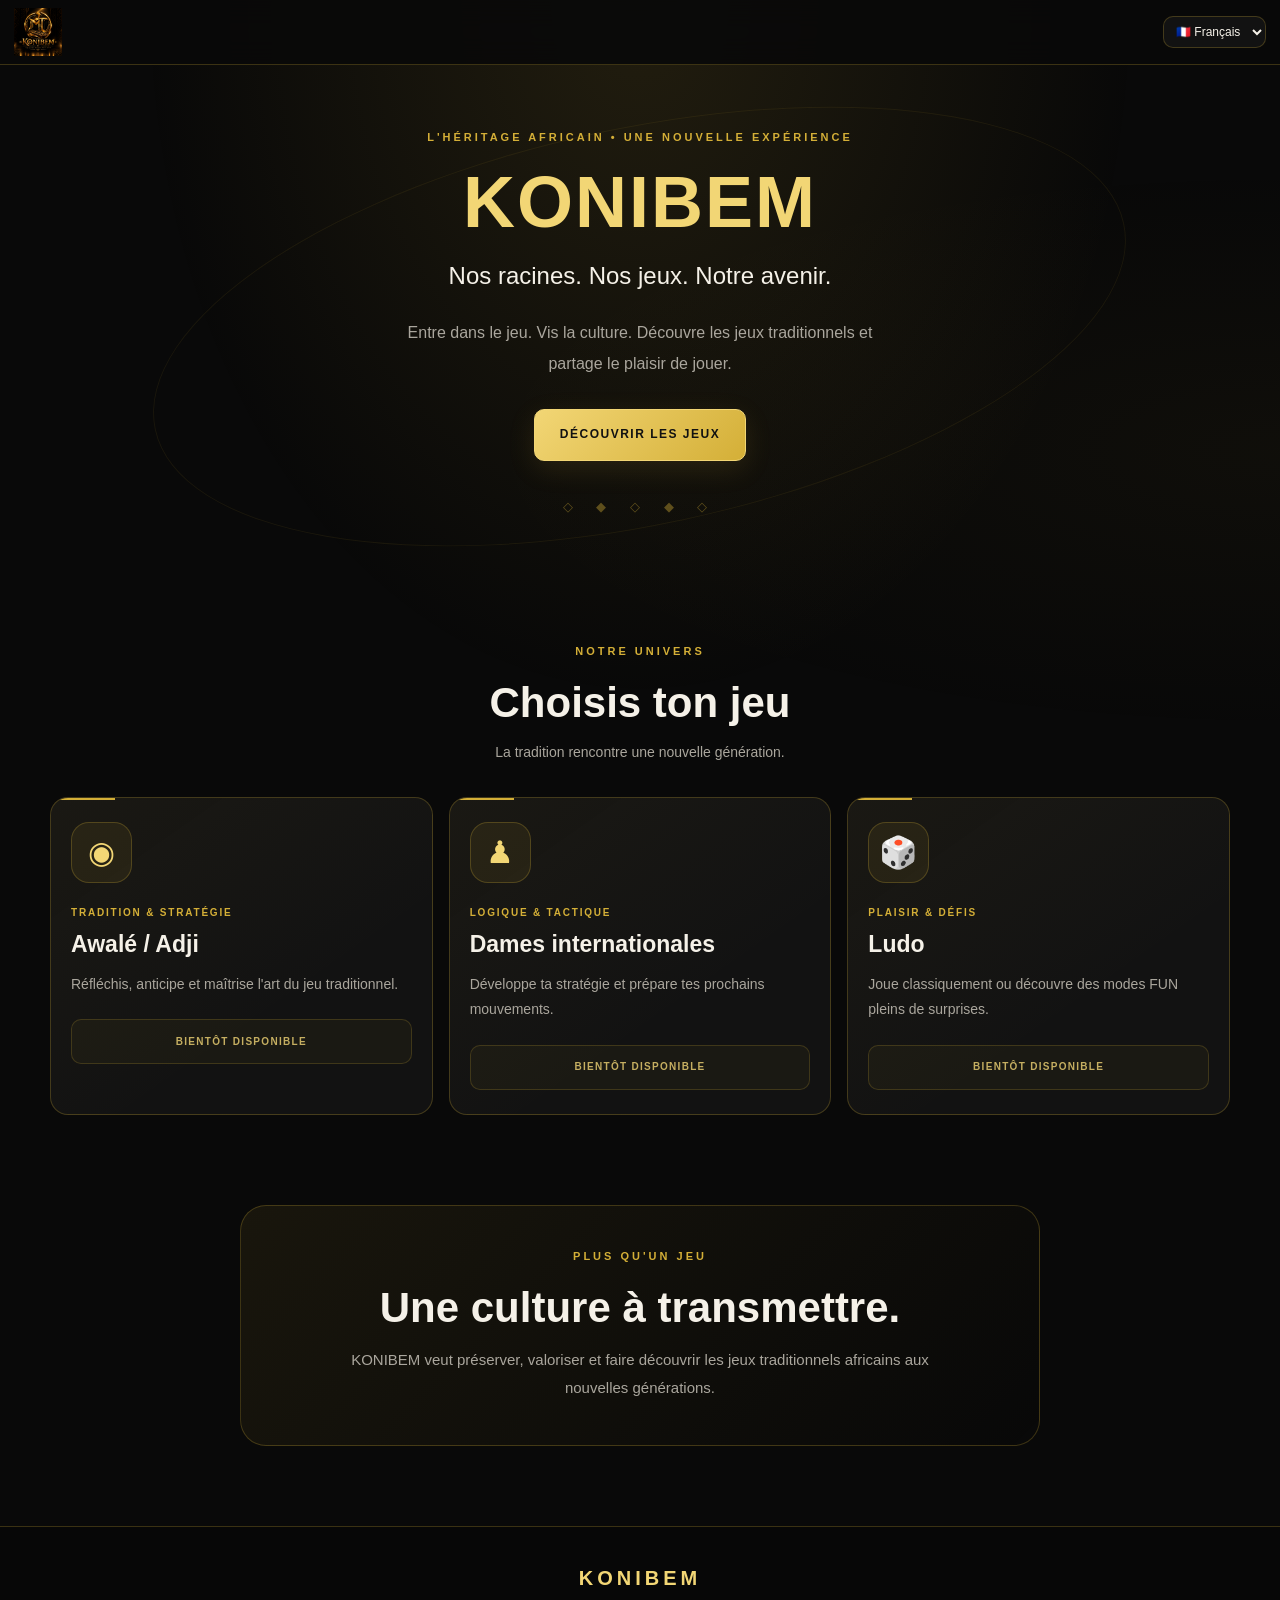
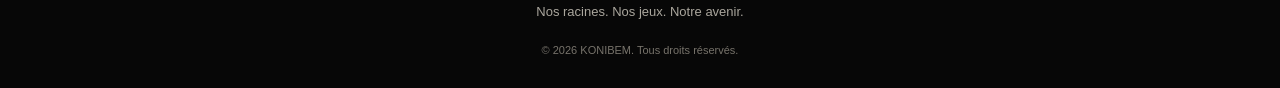
<file: index.html>
<!DOCTYPE html>
<html lang="fr">
<head>
    <meta charset="UTF-8">
    <meta name="viewport" content="width=device-width, initial-scale=1.0">

    <meta name="theme-color" content="#0b0b0b">

    <meta name="description"
          content="KONIBEM : découvrez les jeux traditionnels africains. Jouez à l'Awalé, aux Dames et au Ludo.">

    <title>KONIBEM — Nos racines. Nos jeux. Notre avenir.</title>

    <link rel="stylesheet" href="css/style.css">
</head>

<body>

    <header class="site-header">

        <a href="index.html" class="brand" aria-label="Accueil KONIBEM">
    <img
        src="images/MT.KONIBEM.PNG"
        alt="Logo MT KONIBEM"
        class="brand-logo"
    >
</a>

        <label class="language-selector">
            <span class="sr-only">Choisir la langue</span>
            <select id="language-selector" aria-label="Choisir la langue">
                <option value="fr">🇫🇷 Français</option>
                <option value="tem">Tem</option>
                <option value="ewe">Éwé</option>
                <option value="de">🇩🇪 Deutsch</option>
                <option value="en">🇬🇧 English</option>
            </select>
        </label>

    </header>

    <main>

        <section class="hero">

            <p class="eyebrow">L'HÉRITAGE AFRICAIN • UNE NOUVELLE EXPÉRIENCE</p>

            <h1>
                KONIBEM
                <span>Nos racines. Nos jeux. Notre avenir.</span>
            </h1>

            <p class="hero-description">
                Entre dans le jeu. Vis la culture.
                Découvre les jeux traditionnels et partage
                le plaisir de jouer.
            </p>

            <a href="#jeux" class="primary-button">
                DÉCOUVRIR LES JEUX
            </a>

        </section>

        <section class="games-section" id="jeux">

            <div class="section-heading">
                <p class="eyebrow">NOTRE UNIVERS</p>
                <h2>Choisis ton jeu</h2>
                <p>La tradition rencontre une nouvelle génération.</p>
            </div>

            <div class="games-grid">

                <article class="game-card">
                    <div class="game-icon" aria-hidden="true">◉</div>
                    <p class="game-category">TRADITION & STRATÉGIE</p>
                    <h3>Awalé / Adji</h3>
                    <p>
                        Réfléchis, anticipe et maîtrise l'art
                        du jeu traditionnel.
                    </p>
                    <button class="game-button" disabled>
                        BIENTÔT DISPONIBLE
                    </button>
                </article>

                <article class="game-card">
                    <div class="game-icon" aria-hidden="true">♟</div>
                    <p class="game-category">LOGIQUE & TACTIQUE</p>
                    <h3>Dames internationales</h3>
                    <p>
                        Développe ta stratégie et prépare
                        tes prochains mouvements.
                    </p>
                    <button class="game-button" disabled>
                        BIENTÔT DISPONIBLE
                    </button>
                </article>

                <article class="game-card">
                    <div class="game-icon" aria-hidden="true">🎲</div>
                    <p class="game-category">PLAISIR & DÉFIS</p>
                    <h3>Ludo</h3>
                    <p>
                        Joue classiquement ou découvre
                        des modes FUN pleins de surprises.
                    </p>
                    <button class="game-button" disabled>
                        BIENTÔT DISPONIBLE
                    </button>
                </article>

            </div>

        </section>

        <section class="culture-section" id="culture">

            <p class="eyebrow">PLUS QU'UN JEU</p>

            <h2>Une culture à transmettre.</h2>

            <p>
                KONIBEM veut préserver, valoriser et faire découvrir
                les jeux traditionnels africains aux nouvelles générations.
            </p>

        </section>

    </main>

    <footer class="site-footer">

        <a href="index.html" class="footer-brand">KONIBEM</a>

        <p>Nos racines. Nos jeux. Notre avenir.</p>

        <p class="copyright">
            &copy; <span id="current-year">2026</span> KONIBEM.
            Tous droits réservés.
        </p>

    </footer>

    <script src="js/app.js" defer></script>

</body>
</html>
</file>
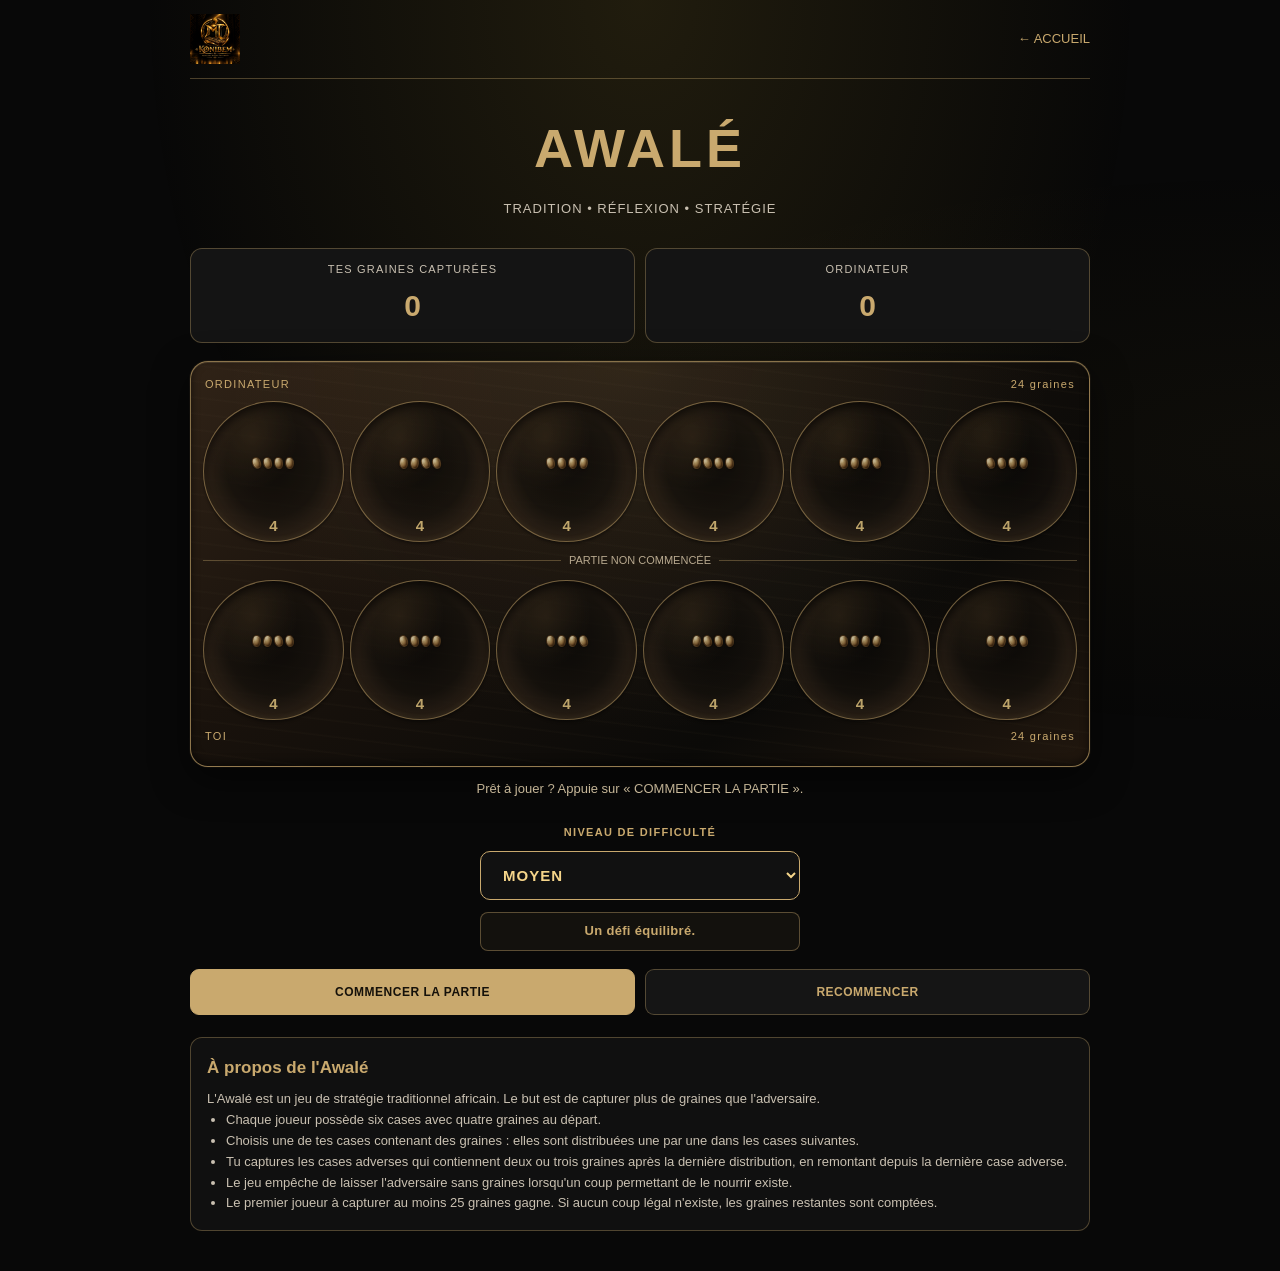
<file: awale-backup.html>
<!DOCTYPE html>
<html lang="fr">
<head>
  <meta charset="UTF-8">
  <meta name="viewport" content="width=device-width, initial-scale=1">
  <meta name="theme-color" content="#080808">
  <meta name="description" content="Joue à l'Awalé sur KONIBEM, la plateforme des jeux traditionnels africains.">
  <title>KONIBEM — AWALÉ</title>
  <link rel="stylesheet" href="css/style.css">
  <style>
    :root{--gold:#c9a96e;--dark:#080808;--panel:#141414;--line:rgba(201,169,110,.35)}
    *{box-sizing:border-box}
    body{margin:0;background:var(--dark);color:#f4efe5;font-family:Arial,sans-serif}
    .awale-page{width:min(100% - 24px,900px);margin:0 auto;padding-bottom:40px}
    .awale-header{display:flex;align-items:center;justify-content:space-between;gap:12px;padding:14px 0;border-bottom:1px solid var(--line)}
    .awale-header img{display:block;width:112px;max-width:35vw;max-height:50px;object-fit:contain;object-position:left center}
    .home-link{color:var(--gold);text-decoration:none;font-size:13px}
    .game-intro{text-align:center;padding:26px 0 16px}
    .game-intro h1{margin:0;color:var(--gold);font-size:clamp(32px,8vw,54px);letter-spacing:4px}
    .game-intro p{color:#c9c0b1;margin:8px 0 0;font-size:13px;letter-spacing:1px}
    .scoreboard{display:grid;grid-template-columns:1fr 1fr;gap:10px;margin:12px 0 18px}
    .score{border:1px solid var(--line);background:var(--panel);border-radius:12px;padding:12px;text-align:center}
    .score span{display:block;color:#c9c0b1;font-size:11px;letter-spacing:1.2px}
    .score strong{display:block;color:var(--gold);font-size:30px;margin-top:3px}
    .board-wrap{position:relative;overflow:hidden;border:1px solid rgba(201,169,110,.65);border-radius:18px;padding:12px;background:repeating-linear-gradient(7deg,transparent 0,transparent 13px,rgba(201,169,110,.025) 14px,transparent 16px),radial-gradient(ellipse at 50% 0%,rgba(201,169,110,.12),transparent 65%),linear-gradient(145deg,#302317 0%,#19120c 35%,#0b0a08 72%,#21170e 100%);box-shadow:inset 0 1px 0 rgba(255,226,170,.12),inset 0 -3px 8px rgba(0,0,0,.55),0 12px 36px rgba(0,0,0,.55),0 0 0 1px rgba(201,169,110,.08)}
    .row-label{display:flex;justify-content:space-between;color:var(--gold);font-size:11px;letter-spacing:1.3px;margin:2px 2px 8px}
    .pits{display:grid;grid-template-columns:repeat(6,minmax(0,1fr));gap:6px}
    .pit{appearance:none;border:1px solid rgba(201,169,110,.65);border-radius:50%;aspect-ratio:1;min-width:0;padding:0;background:radial-gradient(ellipse at 35% 25%,rgba(95,72,42,.35) 0%,transparent 35%),radial-gradient(ellipse at 50% 45%,#080706 0%,#15110c 48%,#302419 72%,#6d5030 88%,#17120c 100%);color:#f8e6bd;display:flex;flex-direction:column;align-items:center;justify-content:center;gap:2px;font:inherit;box-shadow:inset 0 5px 10px rgba(0,0,0,.85),inset 0 -2px 4px rgba(201,169,110,.12),0 2px 3px rgba(0,0,0,.55);transition:border-color 180ms ease,box-shadow 180ms ease}
    button.pit{cursor:pointer}
    button.pit:disabled{cursor:default;opacity:.75}
    button.pit.legal{border-color:var(--gold);box-shadow:0 0 0 2px rgba(201,169,110,.14),0 0 14px rgba(201,169,110,.13)}
    button.pit.last-move{border-color:#ffe0a0;box-shadow:0 0 0 3px rgba(255,224,160,.3),0 0 18px rgba(255,215,130,.55),inset 0 0 12px rgba(255,215,130,.18)}
    .pit-count{display:flex;flex-wrap:wrap;align-content:center;justify-content:center;align-items:center;gap:2px;width:88%;height:76%;overflow:hidden;padding:3px}
    .seed{display:block;flex:0 0 clamp(5px,1.5vw,9px);width:clamp(5px,1.5vw,9px);height:clamp(7px,1.9vw,12px);border-radius:48% 52% 43% 57%;background:radial-gradient(ellipse at 28% 22%,rgba(255,248,220,.95) 0%,rgba(246,228,180,.95) 10%,transparent 30%),radial-gradient(ellipse at 32% 27%,#e8c987 0%,#c9a96e 30%,#9b6d38 62%,#62401f 83%,#382413 100%);border:1px solid rgba(64,40,17,.8);box-shadow:inset 1px 1px 1px rgba(255,244,210,.45),inset -1px -1px 2px rgba(35,20,5,.65),0 1px 2px rgba(0,0,0,.65);transform:rotate(var(--seed-rotation,0deg))}
    .pit-index{display:none}
    .middle-lane{display:flex;align-items:center;justify-content:center;gap:8px;padding:10px 0;color:#b8a98f;font-size:11px}
    .middle-lane:before,.middle-lane:after{content:"";height:1px;background:var(--line);flex:1}
    .status{text-align:center;min-height:44px;padding:13px 10px;color:#e9d7b3;font-size:13px;line-height:1.45;border-radius:10px}
    .status.status-win{color:#ffe0a0;font-weight:700;border:1px solid rgba(255,215,130,.65);background:rgba(201,169,110,.12);box-shadow:0 0 12px rgba(255,215,130,.22),inset 0 0 10px rgba(255,215,130,.08);animation:konibem-victory .6s ease-out}
    .status.status-loss{color:#e9b7a8;font-weight:600;border:1px solid rgba(180,100,80,.45);background:rgba(120,45,35,.12)}
    .status.status-draw{color:#e9d7b3;font-weight:600;border:1px solid rgba(201,169,110,.4);background:rgba(201,169,110,.07)}
    @keyframes konibem-victory{0%{opacity:.6;transform:scale(.98)}100%{opacity:1;transform:scale(1)}}
    #player-pits.active-turn,#computer-pits.active-turn{border-radius:12px;outline:1px solid rgba(201,169,110,.65);outline-offset:3px;box-shadow:0 0 18px rgba(201,169,110,.15);transition:box-shadow .3s ease}
    .controls{display:grid;grid-template-columns:1fr 1fr;gap:10px;margin-top:12px}
    .difficulty-label{grid-column:1/-1;text-align:center;color:var(--gold);font-size:11px;font-weight:700;letter-spacing:1.3px}
    .control-btn{min-height:46px;border-radius:9px;padding:11px 8px;font-weight:700;font-size:12px;letter-spacing:.5px;cursor:pointer}
    .primary{border:1px solid var(--gold);background:var(--gold);color:#15110a}
    .secondary{border:1px solid var(--line);background:#151515;color:var(--gold)}
    #difficulty-select{grid-column:1/-1;display:block;width:100%;max-width:320px;justify-self:center;margin:0 auto 2px;padding:14px 18px;color:#f5d58a;background:#111;border:1px solid var(--gold);border-radius:10px;font-size:15px;font-weight:700;letter-spacing:1px;cursor:pointer}
    #difficulty-select:focus{outline:2px solid rgba(201,169,110,.4);outline-offset:2px}
    #difficulty-select option{color:#f5d58a;background:#111}
    .difficulty-description{grid-column:1/-1;margin:0 auto 8px;padding:8px 12px;width:100%;max-width:320px;color:var(--gold);background:rgba(201,169,110,.06);border:1px solid rgba(201,169,110,.25);border-radius:8px;font-size:13px;font-weight:600;text-align:center;letter-spacing:.3px;transition:color .25s,border-color .25s,background .25s}
    .difficulty-description.easy{color:#7bd88f;border-color:rgba(123,216,143,.4);background:rgba(123,216,143,.06)}
    .difficulty-description.medium{color:#c9a96e;border-color:rgba(201,169,110,.4);background:rgba(201,169,110,.06)}
    .difficulty-description.hard{color:#ef8b83;border-color:rgba(239,139,131,.4);background:rgba(239,139,131,.06)}
    .rules{margin-top:22px;padding:16px;border:1px solid var(--line);border-radius:12px;background:#101010}
    .rules h2{margin:0 0 8px;font-size:17px;color:var(--gold)}
    .rules p,.rules li{color:#c9c0b1;font-size:13px;line-height:1.6}
    .rules ul{padding-left:19px;margin-bottom:0}
    .moving-seed{position:fixed;z-index:9999;width:12px;height:16px;border-radius:55% 45% 48% 52%;background:radial-gradient(ellipse at 30% 25%,#f6e4b4 0%,#c9a96e 35%,#8a6030 72%,#49301a 100%);border:1px solid rgba(50,30,10,.7);box-shadow:inset -1px -1px 2px rgba(35,20,5,.55),0 2px 4px rgba(0,0,0,.5);pointer-events:none;transform:translate(-50%,-50%);transition:left 260ms ease-in-out,top 260ms ease-in-out;will-change:left,top}
    @keyframes seed-landing{0%{transform:translate(-50%,-50%) scale(1.15,.85) rotate(-8deg)}35%{transform:translate(-50%,-50%) scale(.88,1.12) rotate(5deg)}65%{transform:translate(-50%,-50%) scale(1.05,.95) rotate(-3deg)}100%{transform:translate(-50%,-50%) scale(1) rotate(0)}}
    .moving-seed.landing{animation:seed-landing 180ms ease-out forwards}
    @media(max-width:380px){.awale-page{width:calc(100% - 16px)}.board-wrap{padding:8px}.pits{gap:4px}.controls{grid-template-columns:1fr}.difficulty-label,#difficulty-select,.difficulty-description{grid-column:1}.game-intro{padding-top:20px}}
    @media(prefers-reduced-motion:reduce){*,*:before,*:after{animation-duration:.01ms!important;transition-duration:.01ms!important;scroll-behavior:auto!important}}
  </style>
</head>
<body>
  <div class="awale-page">
    <header class="awale-header">
      <a href="index.html" aria-label="Accueil KONIBEM"><img src="images/MT.KONIBEM.PNG" alt="Logo KONIBEM"></a>
      <a class="home-link" href="index.html">← ACCUEIL</a>
    </header>
    <main>
      <section class="game-intro"><h1>AWALÉ</h1><p>TRADITION • RÉFLEXION • STRATÉGIE</p></section>
      <section class="scoreboard" aria-label="Score">
        <div class="score"><span>TES GRAINES CAPTURÉES</span><strong id="player-score">0</strong></div>
        <div class="score"><span>ORDINATEUR</span><strong id="computer-score">0</strong></div>
      </section>
      <section class="board-wrap" aria-label="Plateau d'Awalé">
        <div class="row-label"><span>ORDINATEUR</span><span id="computer-side-total">24 graines</span></div>
        <div class="pits" id="computer-pits" aria-label="Cases de l'ordinateur"></div>
        <div class="middle-lane"><span id="turn-label">PARTIE NON COMMENCÉE</span></div>
        <div class="pits" id="player-pits" aria-label="Tes cases"></div>
        <div class="row-label" style="margin-top:8px"><span>TOI</span><span id="player-side-total">24 graines</span></div>
      </section>
      <div class="status" id="game-status" role="status" aria-live="polite">Prêt à jouer ? Appuie sur « COMMENCER LA PARTIE ».</div>
      <div class="controls">
        <label for="difficulty-select" class="difficulty-label">NIVEAU DE DIFFICULTÉ</label>
        <select id="difficulty-select" class="control-btn secondary">
          <option value="easy">FACILE</option><option value="medium" selected>MOYEN</option><option value="hard">DIFFICILE</option>
        </select>
        <p id="difficulty-description" class="difficulty-description medium">Un défi équilibré.</p>
        <button class="control-btn primary" id="start-btn" type="button">COMMENCER LA PARTIE</button>
        <button class="control-btn secondary" id="restart-btn" type="button">RECOMMENCER</button>
      </div>
      <section class="rules">
        <h2>À propos de l'Awalé</h2>
        <p>L'Awalé est un jeu de stratégie traditionnel africain. Le but est de capturer plus de graines que l'adversaire.</p>
        <ul>
          <li>Chaque joueur possède six cases avec quatre graines au départ.</li>
          <li>Choisis une de tes cases contenant des graines : elles sont distribuées une par une dans les cases suivantes.</li>
          <li>Tu captures les cases adverses qui contiennent deux ou trois graines après la dernière distribution, en remontant depuis la dernière case adverse.</li>
          <li>Le jeu empêche de laisser l'adversaire sans graines lorsqu'un coup permettant de le nourrir existe.</li>
          <li>Le premier joueur à capturer au moins 25 graines gagne. Si aucun coup légal n'existe, les graines restantes sont comptées.</li>
        </ul>
      </section>
    </main>
  </div>
<script>
"use strict";
(() => {
  const START_SEEDS = 4;
  const WIN_SCORE = 25;
  const HUMAN = 0;
  const AI = 1;
  const $ = id => document.getElementById(id);
  const playerPitsEl = $("player-pits");
  const computerPitsEl = $("computer-pits");
  const statusEl = $("game-status");
  const turnLabelEl = $("turn-label");
  const difficultySelect = $("difficulty-select");
  const difficultyDescription = $("difficulty-description");

  let pits = Array(12).fill(START_SEEDS);
  let scores = [0, 0];
  let currentPlayer = HUMAN;
  let lastMove = null;
  let started = false;
  let gameOver = false;
  let aiTimer = null;
  let moveInProgress = false;

  const humanIndexFromVisual = visualIndex => 11 - visualIndex;
  const aiIndexFromVisual = visualIndex => visualIndex;
  const sideIndices = player => player === HUMAN ? [6,7,8,9,10,11] : [0,1,2,3,4,5];
  const opponentIndices = player => sideIndices(1 - player);
  const sideTotal = (player, board = pits) => sideIndices(player).reduce((sum, index) => sum + board[index], 0);
  const cloneState = state => ({pits:state.pits.slice(),scores:state.scores.slice(),currentPlayer:state.currentPlayer});

  function updateDifficultyDescription() {
    const descriptions = {
      easy: "Idéal pour les débutants.",
      medium: "Un défi équilibré.",
      hard: "Pour les joueurs expérimentés."
    };
    const level = difficultySelect.value;
    difficultyDescription.textContent = descriptions[level] || descriptions.medium;
    difficultyDescription.classList.remove("easy","medium","hard");
    difficultyDescription.classList.add(descriptions[level] ? level : "medium");
  }
  difficultySelect.addEventListener("change", updateDifficultyDescription);
  updateDifficultyDescription();

  // Distribue les graines dans le sens anti-horaire, sans resemer la case de départ.
  function sow(board, startIndex) {
    let seeds = board[startIndex];
    board[startIndex] = 0;
    let index = startIndex;
    while (seeds > 0) {
      index = (index + 11) % 12;
      if (index === startIndex) continue;
      board[index]++;
      seeds--;
    }
    return index;
  }

  function legalMoves(state, player) {
    const own = sideIndices(player);
    const moves = own.filter(index => state.pits[index] > 0);
    if (!moves.length) return [];
    const enemy = opponentIndices(player);
    const enemyEmpty = enemy.every(index => state.pits[index] === 0);
    if (!enemyEmpty) return moves;
    const feedingMoves = moves.filter(index => {
      const board = state.pits.slice();
      sow(board, index);
      return enemy.some(enemyIndex => board[enemyIndex] > 0);
    });
    return feedingMoves.length ? feedingMoves : moves;
  }
    // Exécute un coup et applique les règles de capture.
  function applyMove(state, startIndex, player) {
    const next = cloneState(state);
    const board = next.pits;
    const enemy = opponentIndices(player);

    const lastIndex = sow(board, startIndex);
    let captured = 0;
    let index = lastIndex;

    // Capture les cases adverses contenant 2 ou 3 graines.
    if (enemy.includes(index)) {
      while (enemy.includes(index) && (board[index] === 2 || board[index] === 3)) {
        captured += board[index];
        board[index] = 0;
        index = (index + 1) % 12;
      }
    }

    // Interdit d'affamer l'adversaire si la capture supprime toutes ses graines.
    if (captured > 0 && enemy.every(i => board[i] === 0)) {
      for (let i = 0; i < 12; i++) {
        if (enemy.includes(i)) {
          // Les graines capturées seront restaurées dans leur case d'origine.
          // On reconstruit le coup sans capture.
        }
      }
      const uncapturedBoard = state.pits.slice();
      sow(uncapturedBoard, startIndex);
      next.pits = uncapturedBoard;
      captured = 0;
    }

    next.scores[player] += captured;
    next.currentPlayer = 1 - player;

    return {
      state: next,
      lastIndex,
      startIndex,
      captured
    };
  }

  function stateIsOver(state) {
    if (state.scores[HUMAN] >= WIN_SCORE ||
        state.scores[AI] >= WIN_SCORE) {
      return true;
    }

    const humanHasSeeds = sideTotal(HUMAN, state.pits) > 0;
    const aiHasSeeds = sideTotal(AI, state.pits) > 0;

    if (!humanHasSeeds || !aiHasSeeds) {
      return legalMoves(state, state.currentPlayer).length === 0;
    }

    return legalMoves(state, state.currentPlayer).length === 0;
  }

  function finalizeState(state) {
    const finalState = cloneState(state);
    finalState.scores[HUMAN] += sideTotal(HUMAN, finalState.pits);
    finalState.scores[AI] += sideTotal(AI, finalState.pits);
    finalState.pits = Array(12).fill(0);
    return finalState;
  }

  function evaluate(state, player) {
    const opponent = 1 - player;
    const scoreDifference = state.scores[player] - state.scores[opponent];
    const seedDifference = sideTotal(player, state.pits) -
                           sideTotal(opponent, state.pits);

    const myMoves = legalMoves(state, player).length;
    const opponentMoves = legalMoves(state, opponent).length;

    let potential = 0;

    for (const index of sideIndices(player)) {
      if (state.pits[index] === 1 || state.pits[index] === 2) {
        potential += 0.3;
      }
    }

    for (const index of sideIndices(opponent)) {
      if (state.pits[index] === 1 || state.pits[index] === 2) {
        potential -= 0.3;
      }
    }

    return scoreDifference * 12 +
           seedDifference * 0.35 +
           (myMoves - opponentMoves) * 0.8 +
           potential;
  }

  function bestImmediateCapture(state, move, player) {
    const result = applyMove(state, move, player);
    return result.captured;
  }

  function orderMoves(state, moves, player) {
    return moves.slice().sort((a, b) => {
      const captureA = bestImmediateCapture(state, a, player);
      const captureB = bestImmediateCapture(state, b, player);
      return captureB - captureA;
    });
  }

  function minimax(state, depth, alpha, beta, maximizingPlayer) {
    const player = state.currentPlayer;

    if (depth === 0 || stateIsOver(state)) {
      const finalState = stateIsOver(state) ? finalizeState(state) : state;

      return {
        score: evaluate(finalState, maximizingPlayer),
        move: null
      };
    }

    const moves = orderMoves(
      state,
      legalMoves(state, player),
      player
    );

    if (moves.length === 0) {
      const finalState = finalizeState(state);
      return {
        score: evaluate(finalState, maximizingPlayer),
        move: null
      };
    }

    if (player === maximizingPlayer) {
      let bestScore = -Infinity;
      let bestMove = moves[0];

      for (const move of moves) {
        const result = applyMove(state, move, player);
        const child = minimax(
          result.state,
          depth - 1,
          alpha,
          beta,
          maximizingPlayer
        );

        if (child.score > bestScore) {
          bestScore = child.score;
          bestMove = move;
        }

        alpha = Math.max(alpha, bestScore);
        if (beta <= alpha) break;
      }

      return {score: bestScore, move: bestMove};
    } else {
      let bestScore = Infinity;
      let bestMove = moves[0];

      for (const move of moves) {
        const result = applyMove(state, move, player);
        const child = minimax(
          result.state,
          depth - 1,
          alpha,
          beta,
          maximizingPlayer
        );

        if (child.score < bestScore) {
          bestScore = child.score;
          bestMove = move;
        }

        beta = Math.min(beta, bestScore);
        if (beta <= alpha) break;
      }

      return {score: bestScore, move: bestMove};
    }
  }
    function render() {
    playerPitsEl.innerHTML = "";
    computerPitsEl.innerHTML = "";

    // Cases de l'ordinateur, de gauche à droite.
    for (let visualIndex = 0; visualIndex < 6; visualIndex++) {
      const index = aiIndexFromVisual(visualIndex);
      computerPitsEl.appendChild(createPit(index, AI));
    }

    // Cases du joueur, dans l'ordre visuel inverse.
    for (let visualIndex = 0; visualIndex < 6; visualIndex++) {
      const index = humanIndexFromVisual(visualIndex);
      playerPitsEl.appendChild(createPit(index, HUMAN));
    }

    $("player-score").textContent = scores[HUMAN];
    $("computer-score").textContent = scores[AI];

    $("player-side-total").textContent =
      sideTotal(HUMAN) + " graines";

    $("computer-side-total").textContent =
      sideTotal(AI) + " graines";

    playerPitsEl.classList.toggle(
      "active-turn",
      started && !gameOver && currentPlayer === HUMAN
    );

    computerPitsEl.classList.toggle(
      "active-turn",
      started && !gameOver && currentPlayer === AI
    );

    if (!started) {
      turnLabelEl.textContent = "PARTIE NON COMMENCÉE";
    } else if (gameOver) {
      turnLabelEl.textContent = "PARTIE TERMINÉE";
    } else if (currentPlayer === HUMAN) {
      turnLabelEl.textContent = "À TON TOUR";
    } else {
      turnLabelEl.textContent = "TOUR DE L'ORDINATEUR";
    }
  }

  function createPit(index, player) {
    const button = document.createElement("button");
    button.type = "button";
    button.className = "pit";
    button.dataset.index = index;

    const count = document.createElement("span");
    count.className = "pit-count";
    count.setAttribute("aria-hidden", "true");

    const seedCount = pits[index];

    // Dessine chaque graine lorsque la quantité reste raisonnable.
    // Pour les grandes quantités, le nombre reste toujours visible.
    const visibleSeeds = Math.min(seedCount, 36);

    for (let i = 0; i < visibleSeeds; i++) {
      const seed = document.createElement("span");
      seed.className = "seed";
      seed.style.setProperty(
        "--seed-rotation",
        ((i * 37 + index * 19) % 31 - 15) + "deg"
      );
      count.appendChild(seed);
    }

    const number = document.createElement("span");
    number.className = "pit-index";
    number.textContent = index + 1;

    button.appendChild(count);

    const countLabel = document.createElement("span");
    countLabel.style.cssText =
      "font-size:clamp(11px,3vw,15px);font-weight:700;color:#f5d58a;line-height:1";
    countLabel.textContent = seedCount;
    button.appendChild(countLabel);
    button.appendChild(number);

    const playerName = player === HUMAN ? "Ta case" : "Case de l'ordinateur";
    button.setAttribute(
      "aria-label",
      playerName + " " + (index + 1) + ", " +
      seedCount + " graines"
    );

    const isHumanTurn =
      started && !gameOver && !moveInProgress &&
      currentPlayer === HUMAN;

    const legal = isHumanTurn &&
      legalMoves(
        {pits: pits.slice(), scores: scores.slice(), currentPlayer},
        HUMAN
      ).includes(index);

    button.disabled = !legal;

    if (legal) button.classList.add("legal");
    if (lastMove && lastMove.lastIndex === index) {
      button.classList.add("last-move");
    }

    button.addEventListener("click", () => humanMove(index));

    return button;
  }

  function setStatus(message, type = "") {
    statusEl.textContent = message;
    statusEl.classList.remove("status-win", "status-loss", "status-draw");

    if (type) {
      statusEl.classList.add("status-" + type);
    }
  }

  function sleep(ms) {
    return new Promise(resolve => setTimeout(resolve, ms));
  }

  function getPitCenter(index) {
    const element = document.querySelector(
      '.pit[data-index="' + index + '"]'
    );

    if (!element) return null;

    const rect = element.getBoundingClientRect();

    return {
      x: rect.left + rect.width / 2,
      y: rect.top + rect.height / 2
    };
  }

  function moveSeedVisually(fromIndex, toIndex) {
    return new Promise(resolve => {
      const from = getPitCenter(fromIndex);
      const to = getPitCenter(toIndex);

      if (!from || !to) {
        resolve();
        return;
      }

      const seed = document.createElement("span");
      seed.className = "moving-seed";

      seed.style.left = from.x + "px";
      seed.style.top = from.y + "px";
      document.body.appendChild(seed);

      // Force le navigateur à appliquer la position initiale.
      seed.getBoundingClientRect();

      requestAnimationFrame(() => {
        seed.style.left = to.x + "px";
        seed.style.top = to.y + "px";
      });

      const finish = () => {
        seed.remove();
        resolve();
      };

      seed.addEventListener("transitionend", finish, {once: true});

      // Sécurité si l'animation est interrompue ou désactivée.
      setTimeout(finish, 400);
    });
  }

  async function animateMove(startIndex, player) {
    const boardBefore = pits.slice();
    const seedsToMove = boardBefore[startIndex];

    if (seedsToMove <= 0) return null;

    // Calcule les cases traversées avant de mettre à jour le plateau.
    let index = startIndex;
    let remaining = seedsToMove;
    const path = [];

    while (remaining > 0) {
      index = (index + 11) % 12;

      // On ne redépose pas de graine dans la case de départ.
      if (index === startIndex) continue;

      path.push(index);
      remaining--;
    }

    // Animation visuelle du semis.
    const reducedMotion = window.matchMedia(
      "(prefers-reduced-motion: reduce)"
    ).matches;

    if (!reducedMotion) {
      let previousIndex = startIndex;

      for (const destination of path) {
        await moveSeedVisually(previousIndex, destination);
        previousIndex = destination;
      }
    }

    // Applique le coup à l'état réel.
    const state = {
      pits: boardBefore,
      scores: scores.slice(),
      currentPlayer: player
    };

    const result = applyMove(state, startIndex, player);

    pits = result.state.pits;
    scores = result.state.scores;
    currentPlayer = result.state.currentPlayer;

    lastMove = {
      startIndex,
      lastIndex: result.lastIndex,
      captured: result.captured
    };

    render();

    return result;
  }
    async function humanMove(index) {
    if (!started || gameOver || moveInProgress || currentPlayer !== HUMAN) {
      return;
    }

    const state = {
      pits: pits.slice(),
      scores: scores.slice(),
      currentPlayer
    };

    if (!legalMoves(state, HUMAN).includes(index)) {
      setStatus("Choisis une case contenant des graines.");
      return;
    }

    moveInProgress = true;
    render();
    setStatus("Tu joues...");

    try {
      const result = await animateMove(index, HUMAN);

      if (!result) return;

      if (checkGameEnd()) return;

      setStatus(
        result.captured > 0
          ? "Tu as capturé " + result.captured + " graine(s) ! L'ordinateur réfléchit..."
          : "Coup joué. L'ordinateur réfléchit..."
      );

      moveInProgress = false;
      render();

      aiTimer = setTimeout(computerMove, 500);
    } catch (error) {
      console.error("Erreur pendant le coup du joueur :", error);
      moveInProgress = false;
      render();
      setStatus("Une erreur est survenue. Essaie de recommencer la partie.");
    }
  }

  function getSearchDepth() {
    const level = difficultySelect.value;

    if (level === "easy") return 2;
    if (level === "medium") {
      return sideTotal(HUMAN) + sideTotal(AI) > 30 ? 3 : 4;
    }

    return sideTotal(HUMAN) + sideTotal(AI) > 30 ? 4 : 5;
  }

  function chooseComputerMove() {
    const state = {
      pits: pits.slice(),
      scores: scores.slice(),
      currentPlayer: AI
    };

    const moves = legalMoves(state, AI);

    if (moves.length === 0) return null;

    const level = difficultySelect.value;

    // Niveau facile : l'ordinateur choisit parfois un coup alternatif.
    if (level === "easy" && Math.random() < 0.35) {
      return moves[Math.floor(Math.random() * moves.length)];
    }

    const result = minimax(
      state,
      getSearchDepth(),
      -Infinity,
      Infinity,
      AI
    );

    return result.move !== null && moves.includes(result.move)
      ? result.move
      : moves[0];
  }

  async function computerMove() {
    if (!started || gameOver || moveInProgress || currentPlayer !== AI) {
      return;
    }

    const move = chooseComputerMove();

    if (move === null) {
      finishGame();
      return;
    }

    moveInProgress = true;
    render();
    setStatus("L'ordinateur joue...");

    try {
      await sleep(250);

      const result = await animateMove(move, AI);

      if (!result) return;

      if (checkGameEnd()) return;

      moveInProgress = false;
      render();

      setStatus(
        result.captured > 0
          ? "L'ordinateur a capturé " + result.captured + " graine(s). À toi de jouer !"
          : "À toi de jouer ! Choisis une de tes cases."
      );
    } catch (error) {
      console.error("Erreur pendant le coup de l'ordinateur :", error);
      moveInProgress = false;
      render();
      setStatus("Une erreur est survenue. Essaie de recommencer la partie.");
    }
  }

  function checkGameEnd() {
    const state = {
      pits: pits.slice(),
      scores: scores.slice(),
      currentPlayer
    };

    if (scores[HUMAN] >= WIN_SCORE ||
        scores[AI] >= WIN_SCORE ||
        stateIsOver(state)) {
      finishGame();
      return true;
    }

    return false;
  }

  function finishGame() {
    if (gameOver) return;

    if (aiTimer !== null) {
      clearTimeout(aiTimer);
      aiTimer = null;
    }

    const finalState = finalizeState({
      pits: pits.slice(),
      scores: scores.slice(),
      currentPlayer
    });

    pits = finalState.pits;
    scores = finalState.scores;
    gameOver = true;
    moveInProgress = false;

    render();

    if (scores[HUMAN] > scores[AI]) {
      setStatus(
        "🏆 Félicitations ! Tu as gagné avec " +
        scores[HUMAN] + " graines contre " + scores[AI] + " !",
        "win"
      );
    } else if (scores[AI] > scores[HUMAN]) {
      setStatus(
        "L'ordinateur a gagné avec " +
        scores[AI] + " graines contre " + scores[HUMAN] + ". Réessaie !",
        "loss"
      );
    } else {
      setStatus(
        "Match nul ! Chaque joueur a capturé " +
        scores[HUMAN] + " graines.",
        "draw"
      );
    }

    turnLabelEl.textContent = "PARTIE TERMINÉE";
  }

  function startGame() {
    if (aiTimer !== null) {
      clearTimeout(aiTimer);
      aiTimer = null;
    }

    pits = Array(12).fill(START_SEEDS);
    scores = [0, 0];
    currentPlayer = HUMAN;
    lastMove = null;
    started = true;
    gameOver = false;
    moveInProgress = false;

    render();

    setStatus("La partie commence ! À toi de jouer.");
  }

  function restartGame() {
    startGame();
  }

  $("start-btn").addEventListener("click", startGame);
  $("restart-btn").addEventListener("click", restartGame);

  // Affiche le plateau initial avant le démarrage.
  render();
})();
</script>
</body>
</html>
</file>
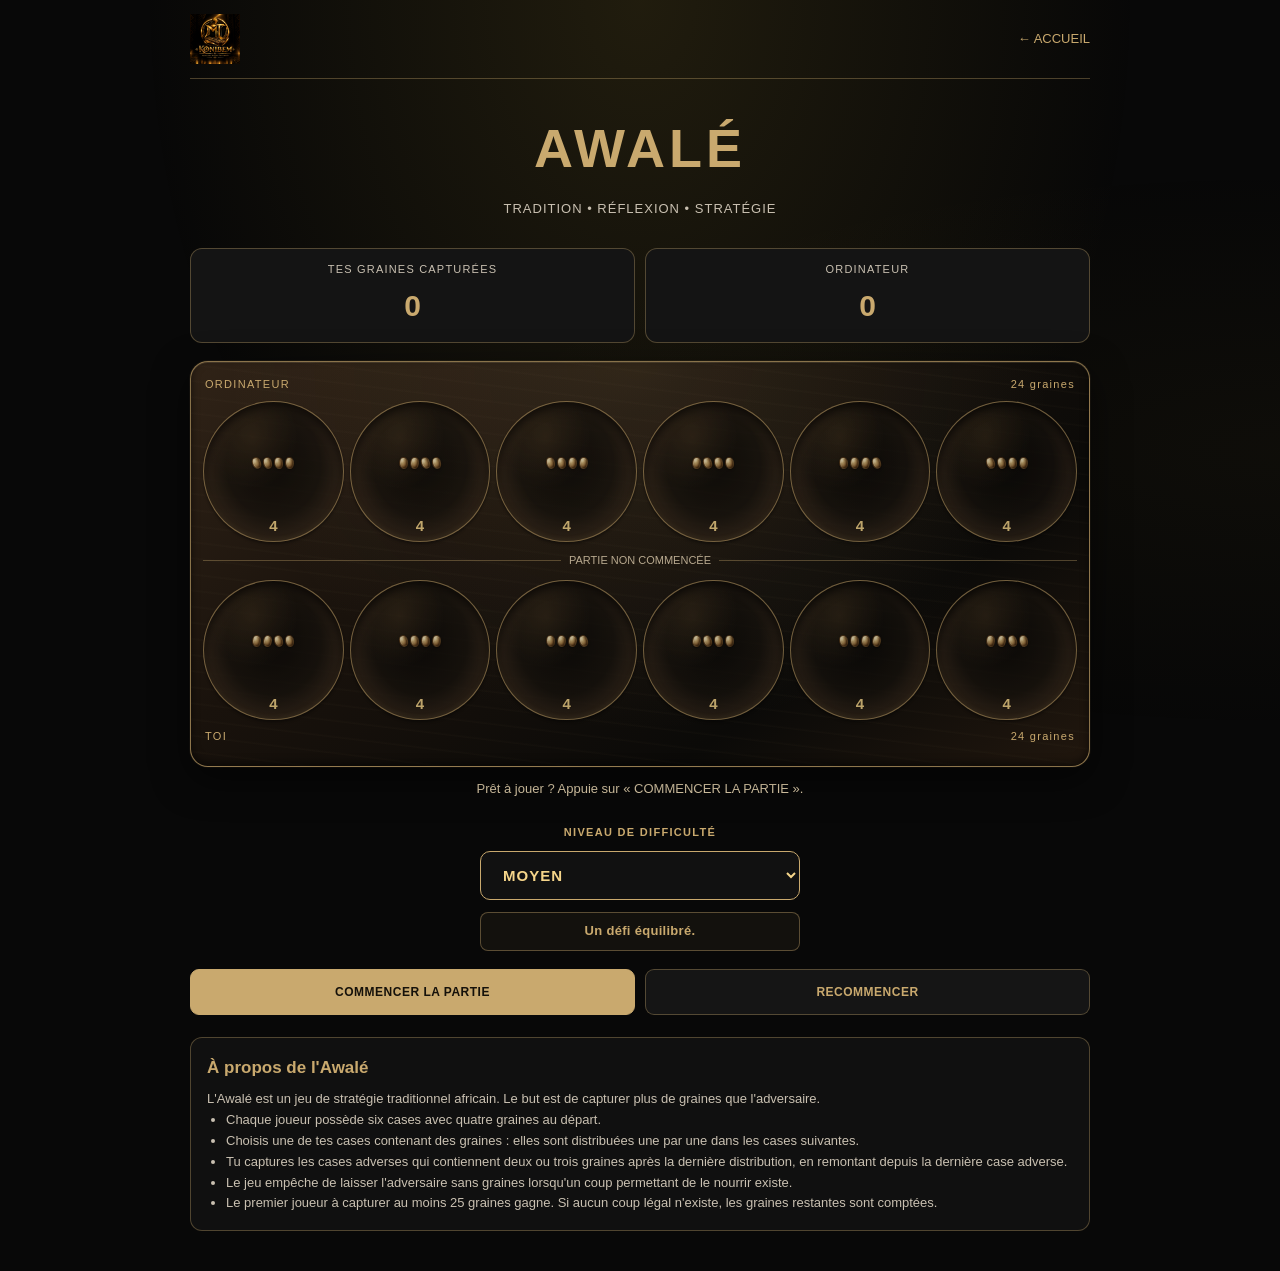
<file: awale.html>
<!DOCTYPE html>
<html lang="fr">
<head>
  <meta charset="UTF-8">
  <meta name="viewport" content="width=device-width, initial-scale=1">
  <meta name="theme-color" content="#080808">
  <meta name="description" content="Joue à l'Awalé sur KONIBEM, la plateforme des jeux traditionnels africains.">
  <title>KONIBEM — AWALÉ</title>
  <link rel="stylesheet" href="css/style.css">
  <style>
    :root{--gold:#c9a96e;--dark:#080808;--panel:#141414;--line:rgba(201,169,110,.35)}
    *{box-sizing:border-box}
    body{margin:0;background:var(--dark);color:#f4efe5;font-family:Arial,sans-serif}
    .awale-page{width:min(100% - 24px,900px);margin:0 auto;padding-bottom:40px}
    .awale-header{display:flex;align-items:center;justify-content:space-between;gap:12px;padding:14px 0;border-bottom:1px solid var(--line)}
    .awale-header img{display:block;width:112px;max-width:35vw;max-height:50px;object-fit:contain;object-position:left center}
    .home-link{color:var(--gold);text-decoration:none;font-size:13px}
    .game-intro{text-align:center;padding:26px 0 16px}
    .game-intro h1{margin:0;color:var(--gold);font-size:clamp(32px,8vw,54px);letter-spacing:4px}
    .game-intro p{color:#c9c0b1;margin:8px 0 0;font-size:13px;letter-spacing:1px}
    .scoreboard{display:grid;grid-template-columns:1fr 1fr;gap:10px;margin:12px 0 18px}
    .score{border:1px solid var(--line);background:var(--panel);border-radius:12px;padding:12px;text-align:center}
    .score span{display:block;color:#c9c0b1;font-size:11px;letter-spacing:1.2px}
    .score strong{display:block;color:var(--gold);font-size:30px;margin-top:3px}
    .board-wrap{position:relative;overflow:hidden;border:1px solid rgba(201,169,110,.65);border-radius:18px;padding:12px;background:repeating-linear-gradient(7deg,transparent 0,transparent 13px,rgba(201,169,110,.025) 14px,transparent 16px),radial-gradient(ellipse at 50% 0%,rgba(201,169,110,.12),transparent 65%),linear-gradient(145deg,#302317 0%,#19120c 35%,#0b0a08 72%,#21170e 100%);box-shadow:inset 0 1px 0 rgba(255,226,170,.12),inset 0 -3px 8px rgba(0,0,0,.55),0 12px 36px rgba(0,0,0,.55),0 0 0 1px rgba(201,169,110,.08)}
    .row-label{display:flex;justify-content:space-between;color:var(--gold);font-size:11px;letter-spacing:1.3px;margin:2px 2px 8px}
    .pits{display:grid;grid-template-columns:repeat(6,minmax(0,1fr));gap:6px}
    .pit{appearance:none;border:1px solid rgba(201,169,110,.65);border-radius:50%;aspect-ratio:1;min-width:0;padding:0;background:radial-gradient(ellipse at 35% 25%,rgba(95,72,42,.35) 0%,transparent 35%),radial-gradient(ellipse at 50% 45%,#080706 0%,#15110c 48%,#302419 72%,#6d5030 88%,#17120c 100%);color:#f8e6bd;display:flex;flex-direction:column;align-items:center;justify-content:center;gap:2px;font:inherit;box-shadow:inset 0 5px 10px rgba(0,0,0,.85),inset 0 -2px 4px rgba(201,169,110,.12),0 2px 3px rgba(0,0,0,.55);transition:border-color 180ms ease,box-shadow 180ms ease}
    button.pit{cursor:pointer}
    button.pit:disabled{cursor:default;opacity:.75}
    button.pit.legal{border-color:var(--gold);box-shadow:0 0 0 2px rgba(201,169,110,.14),0 0 14px rgba(201,169,110,.13)}
    button.pit.last-move{border-color:#ffe0a0;box-shadow:0 0 0 3px rgba(255,224,160,.3),0 0 18px rgba(255,215,130,.55),inset 0 0 12px rgba(255,215,130,.18)}
    .pit-count{display:flex;flex-wrap:wrap;align-content:center;justify-content:center;align-items:center;gap:2px;width:88%;height:76%;overflow:hidden;padding:3px}
    .seed{display:block;flex:0 0 clamp(5px,1.5vw,9px);width:clamp(5px,1.5vw,9px);height:clamp(7px,1.9vw,12px);border-radius:48% 52% 43% 57%;background:radial-gradient(ellipse at 28% 22%,rgba(255,248,220,.95) 0%,rgba(246,228,180,.95) 10%,transparent 30%),radial-gradient(ellipse at 32% 27%,#e8c987 0%,#c9a96e 30%,#9b6d38 62%,#62401f 83%,#382413 100%);border:1px solid rgba(64,40,17,.8);box-shadow:inset 1px 1px 1px rgba(255,244,210,.45),inset -1px -1px 2px rgba(35,20,5,.65),0 1px 2px rgba(0,0,0,.65);transform:rotate(var(--seed-rotation,0deg))}
    .pit-index{display:none}
    .middle-lane{display:flex;align-items:center;justify-content:center;gap:8px;padding:10px 0;color:#b8a98f;font-size:11px}
    .middle-lane:before,.middle-lane:after{content:"";height:1px;background:var(--line);flex:1}
    .status{text-align:center;min-height:44px;padding:13px 10px;color:#e9d7b3;font-size:13px;line-height:1.45;border-radius:10px}
    .status.status-win{color:#ffe0a0;font-weight:700;border:1px solid rgba(255,215,130,.65);background:rgba(201,169,110,.12);box-shadow:0 0 12px rgba(255,215,130,.22),inset 0 0 10px rgba(255,215,130,.08);animation:konibem-victory .6s ease-out}
    .status.status-loss{color:#e9b7a8;font-weight:600;border:1px solid rgba(180,100,80,.45);background:rgba(120,45,35,.12)}
    .status.status-draw{color:#e9d7b3;font-weight:600;border:1px solid rgba(201,169,110,.4);background:rgba(201,169,110,.07)}
    @keyframes konibem-victory{0%{opacity:.6;transform:scale(.98)}100%{opacity:1;transform:scale(1)}}
    #player-pits.active-turn,#computer-pits.active-turn{border-radius:12px;outline:1px solid rgba(201,169,110,.65);outline-offset:3px;box-shadow:0 0 18px rgba(201,169,110,.15);transition:box-shadow .3s ease}
    .controls{display:grid;grid-template-columns:1fr 1fr;gap:10px;margin-top:12px}
    .difficulty-label{grid-column:1/-1;text-align:center;color:var(--gold);font-size:11px;font-weight:700;letter-spacing:1.3px}
    .control-btn{min-height:46px;border-radius:9px;padding:11px 8px;font-weight:700;font-size:12px;letter-spacing:.5px;cursor:pointer}
    .primary{border:1px solid var(--gold);background:var(--gold);color:#15110a}
    .secondary{border:1px solid var(--line);background:#151515;color:var(--gold)}
    #difficulty-select{grid-column:1/-1;display:block;width:100%;max-width:320px;justify-self:center;margin:0 auto 2px;padding:14px 18px;color:#f5d58a;background:#111;border:1px solid var(--gold);border-radius:10px;font-size:15px;font-weight:700;letter-spacing:1px;cursor:pointer}
    #difficulty-select:focus{outline:2px solid rgba(201,169,110,.4);outline-offset:2px}
    #difficulty-select option{color:#f5d58a;background:#111}
    .difficulty-description{grid-column:1/-1;margin:0 auto 8px;padding:8px 12px;width:100%;max-width:320px;color:var(--gold);background:rgba(201,169,110,.06);border:1px solid rgba(201,169,110,.25);border-radius:8px;font-size:13px;font-weight:600;text-align:center;letter-spacing:.3px;transition:color .25s,border-color .25s,background .25s}
    .difficulty-description.easy{color:#7bd88f;border-color:rgba(123,216,143,.4);background:rgba(123,216,143,.06)}
    .difficulty-description.medium{color:#c9a96e;border-color:rgba(201,169,110,.4);background:rgba(201,169,110,.06)}
    .difficulty-description.hard{color:#ef8b83;border-color:rgba(239,139,131,.4);background:rgba(239,139,131,.06)}
    .rules{margin-top:22px;padding:16px;border:1px solid var(--line);border-radius:12px;background:#101010}
    .rules h2{margin:0 0 8px;font-size:17px;color:var(--gold)}
    .rules p,.rules li{color:#c9c0b1;font-size:13px;line-height:1.6}
    .rules ul{padding-left:19px;margin-bottom:0}
    .moving-seed{position:fixed;z-index:9999;width:12px;height:16px;border-radius:55% 45% 48% 52%;background:radial-gradient(ellipse at 30% 25%,#f6e4b4 0%,#c9a96e 35%,#8a6030 72%,#49301a 100%);border:1px solid rgba(50,30,10,.7);box-shadow:inset -1px -1px 2px rgba(35,20,5,.55),0 2px 4px rgba(0,0,0,.5);pointer-events:none;transform:translate(-50%,-50%);transition:left 260ms ease-in-out,top 260ms ease-in-out;will-change:left,top}
    @keyframes seed-landing{0%{transform:translate(-50%,-50%) scale(1.15,.85) rotate(-8deg)}35%{transform:translate(-50%,-50%) scale(.88,1.12) rotate(5deg)}65%{transform:translate(-50%,-50%) scale(1.05,.95) rotate(-3deg)}100%{transform:translate(-50%,-50%) scale(1) rotate(0)}}
    .moving-seed.landing{animation:seed-landing 180ms ease-out forwards}
    @media(max-width:380px){.awale-page{width:calc(100% - 16px)}.board-wrap{padding:8px}.pits{gap:4px}.controls{grid-template-columns:1fr}.difficulty-label,#difficulty-select,.difficulty-description{grid-column:1}.game-intro{padding-top:20px}}
    @media(prefers-reduced-motion:reduce){*,*:before,*:after{animation-duration:.01ms!important;transition-duration:.01ms!important;scroll-behavior:auto!important}}
  </style>
</head>
<body>
  <div class="awale-page">
    <header class="awale-header">
      <a href="index.html" aria-label="Accueil KONIBEM"><img src="images/MT.KONIBEM.PNG" alt="Logo KONIBEM"></a>
      <a class="home-link" href="index.html">← ACCUEIL</a>
    </header>
    <main>
      <section class="game-intro"><h1>AWALÉ</h1><p>TRADITION • RÉFLEXION • STRATÉGIE</p></section>
      <section class="scoreboard" aria-label="Score">
        <div class="score"><span>TES GRAINES CAPTURÉES</span><strong id="player-score">0</strong></div>
        <div class="score"><span>ORDINATEUR</span><strong id="computer-score">0</strong></div>
      </section>
      <section class="board-wrap" aria-label="Plateau d'Awalé">
        <div class="row-label"><span>ORDINATEUR</span><span id="computer-side-total">24 graines</span></div>
        <div class="pits" id="computer-pits" aria-label="Cases de l'ordinateur"></div>
        <div class="middle-lane"><span id="turn-label">PARTIE NON COMMENCÉE</span></div>
        <div class="pits" id="player-pits" aria-label="Tes cases"></div>
        <div class="row-label" style="margin-top:8px"><span>TOI</span><span id="player-side-total">24 graines</span></div>
      </section>
      <div class="status" id="game-status" role="status" aria-live="polite">Prêt à jouer ? Appuie sur « COMMENCER LA PARTIE ».</div>
      <div class="controls">
        <label for="difficulty-select" class="difficulty-label">NIVEAU DE DIFFICULTÉ</label>
        <select id="difficulty-select" class="control-btn secondary">
          <option value="easy">FACILE</option><option value="medium" selected>MOYEN</option><option value="hard">DIFFICILE</option>
        </select>
        <p id="difficulty-description" class="difficulty-description medium">Un défi équilibré.</p>
        <button class="control-btn primary" id="start-btn" type="button">COMMENCER LA PARTIE</button>
        <button class="control-btn secondary" id="restart-btn" type="button">RECOMMENCER</button>
      </div>
      <section class="rules">
        <h2>À propos de l'Awalé</h2>
        <p>L'Awalé est un jeu de stratégie traditionnel africain. Le but est de capturer plus de graines que l'adversaire.</p>
        <ul>
          <li>Chaque joueur possède six cases avec quatre graines au départ.</li>
          <li>Choisis une de tes cases contenant des graines : elles sont distribuées une par une dans les cases suivantes.</li>
          <li>Tu captures les cases adverses qui contiennent deux ou trois graines après la dernière distribution, en remontant depuis la dernière case adverse.</li>
          <li>Le jeu empêche de laisser l'adversaire sans graines lorsqu'un coup permettant de le nourrir existe.</li>
          <li>Le premier joueur à capturer au moins 25 graines gagne. Si aucun coup légal n'existe, les graines restantes sont comptées.</li>
        </ul>
      </section>
    </main>
  </div>
<script>
"use strict";
(() => {
  const START_SEEDS = 4;
  const WIN_SCORE = 25;
  const HUMAN = 0;
  const AI = 1;
  const $ = id => document.getElementById(id);
  const playerPitsEl = $("player-pits");
  const computerPitsEl = $("computer-pits");
  const statusEl = $("game-status");
  const turnLabelEl = $("turn-label");
  const difficultySelect = $("difficulty-select");
  const difficultyDescription = $("difficulty-description");

  let pits = Array(12).fill(START_SEEDS);
  let scores = [0, 0];
  let currentPlayer = HUMAN;
  let lastMove = null;
  let started = false;
  let gameOver = false;
  let aiTimer = null;
  let moveInProgress = false;

  const humanIndexFromVisual = visualIndex => 11 - visualIndex;
  const aiIndexFromVisual = visualIndex => visualIndex;
  const sideIndices = player => player === HUMAN ? [6,7,8,9,10,11] : [0,1,2,3,4,5];
  const opponentIndices = player => sideIndices(1 - player);
  const sideTotal = (player, board = pits) => sideIndices(player).reduce((sum, index) => sum + board[index], 0);
  const cloneState = state => ({pits:state.pits.slice(),scores:state.scores.slice(),currentPlayer:state.currentPlayer});

  function updateDifficultyDescription() {
    const descriptions = {
      easy: "Idéal pour les débutants.",
      medium: "Un défi équilibré.",
      hard: "Pour les joueurs expérimentés."
    };
    const level = difficultySelect.value;
    difficultyDescription.textContent = descriptions[level] || descriptions.medium;
    difficultyDescription.classList.remove("easy","medium","hard");
    difficultyDescription.classList.add(descriptions[level] ? level : "medium");
  }
  difficultySelect.addEventListener("change", updateDifficultyDescription);
  updateDifficultyDescription();

  // Distribue les graines dans le sens anti-horaire, sans resemer la case de départ.
  function sow(board, startIndex) {
    let seeds = board[startIndex];
    board[startIndex] = 0;
    let index = startIndex;
    while (seeds > 0) {
      index = (index + 11) % 12;
      if (index === startIndex) continue;
      board[index]++;
      seeds--;
    }
    return index;
  }

  function legalMoves(state, player) {
    const own = sideIndices(player);
    const moves = own.filter(index => state.pits[index] > 0);
    if (!moves.length) return [];
    const enemy = opponentIndices(player);
    const enemyEmpty = enemy.every(index => state.pits[index] === 0);
    if (!enemyEmpty) return moves;
    const feedingMoves = moves.filter(index => {
      const board = state.pits.slice();
      sow(board, index);
      return enemy.some(enemyIndex => board[enemyIndex] > 0);
    });
    return feedingMoves.length ? feedingMoves : moves;
  }
    // Exécute un coup et applique les règles de capture.
  function applyMove(state, startIndex, player) {
    const next = cloneState(state);
    const board = next.pits;
    const enemy = opponentIndices(player);

    const lastIndex = sow(board, startIndex);
    let captured = 0;
    let index = lastIndex;

    // Capture les cases adverses contenant 2 ou 3 graines.
    if (enemy.includes(index)) {
      while (enemy.includes(index) && (board[index] === 2 || board[index] === 3)) {
        captured += board[index];
        board[index] = 0;
        index = (index + 11) % 12;
      }
    }

    // Interdit d'affamer l'adversaire si la capture supprime toutes ses graines.
    if (captured > 0 && enemy.every(i => board[i] === 0)) {
      for (let i = 0; i < 12; i++) {
        if (enemy.includes(i)) {
          // Les graines capturées seront restaurées dans leur case d'origine.
          // On reconstruit le coup sans capture.
        }
      }
      const uncapturedBoard = state.pits.slice();
      sow(uncapturedBoard, startIndex);
      next.pits = uncapturedBoard;
      captured = 0;
    }

    next.scores[player] += captured;
    next.currentPlayer = 1 - player;

    return {
      state: next,
      lastIndex,
      startIndex,
      captured
    };
  }

  function stateIsOver(state) {
    if (state.scores[HUMAN] >= WIN_SCORE ||
        state.scores[AI] >= WIN_SCORE) {
      return true;
    }

    const humanHasSeeds = sideTotal(HUMAN, state.pits) > 0;
    const aiHasSeeds = sideTotal(AI, state.pits) > 0;

    if (!humanHasSeeds || !aiHasSeeds) {
      return legalMoves(state, state.currentPlayer).length === 0;
    }

    return legalMoves(state, state.currentPlayer).length === 0;
  }

  function finalizeState(state) {
    const finalState = cloneState(state);
    finalState.scores[HUMAN] += sideTotal(HUMAN, finalState.pits);
    finalState.scores[AI] += sideTotal(AI, finalState.pits);
    finalState.pits = Array(12).fill(0);
    return finalState;
  }

  function evaluate(state, player) {
    const opponent = 1 - player;
    const scoreDifference = state.scores[player] - state.scores[opponent];
    const seedDifference = sideTotal(player, state.pits) -
                           sideTotal(opponent, state.pits);

    const myMoves = legalMoves(state, player).length;
    const opponentMoves = legalMoves(state, opponent).length;

    let potential = 0;

    for (const index of sideIndices(player)) {
      if (state.pits[index] === 1 || state.pits[index] === 2) {
        potential += 0.3;
      }
    }

    for (const index of sideIndices(opponent)) {
      if (state.pits[index] === 1 || state.pits[index] === 2) {
        potential -= 0.3;
      }
    }

    return scoreDifference * 12 +
           seedDifference * 0.35 +
           (myMoves - opponentMoves) * 0.8 +
           potential;
  }

  function bestImmediateCapture(state, move, player) {
    const result = applyMove(state, move, player);
    return result.captured;
  }

  function orderMoves(state, moves, player) {
    return moves.slice().sort((a, b) => {
      const captureA = bestImmediateCapture(state, a, player);
      const captureB = bestImmediateCapture(state, b, player);
      return captureB - captureA;
    });
  }

  function minimax(state, depth, alpha, beta, maximizingPlayer) {
    const player = state.currentPlayer;

    if (depth === 0 || stateIsOver(state)) {
      const finalState = stateIsOver(state) ? finalizeState(state) : state;

      return {
        score: evaluate(finalState, maximizingPlayer),
        move: null
      };
    }

    const moves = orderMoves(
      state,
      legalMoves(state, player),
      player
    );

    if (moves.length === 0) {
      const finalState = finalizeState(state);
      return {
        score: evaluate(finalState, maximizingPlayer),
        move: null
      };
    }

    if (player === maximizingPlayer) {
      let bestScore = -Infinity;
      let bestMove = moves[0];

      for (const move of moves) {
        const result = applyMove(state, move, player);
        const child = minimax(
          result.state,
          depth - 1,
          alpha,
          beta,
          maximizingPlayer
        );

        if (child.score > bestScore) {
          bestScore = child.score;
          bestMove = move;
        }

        alpha = Math.max(alpha, bestScore);
        if (beta <= alpha) break;
      }

      return {score: bestScore, move: bestMove};
    } else {
      let bestScore = Infinity;
      let bestMove = moves[0];

      for (const move of moves) {
        const result = applyMove(state, move, player);
        const child = minimax(
          result.state,
          depth - 1,
          alpha,
          beta,
          maximizingPlayer
        );

        if (child.score < bestScore) {
          bestScore = child.score;
          bestMove = move;
        }

        beta = Math.min(beta, bestScore);
        if (beta <= alpha) break;
      }

      return {score: bestScore, move: bestMove};
    }
  }
    function render() {
    playerPitsEl.innerHTML = "";
    computerPitsEl.innerHTML = "";

    // Cases de l'ordinateur, de gauche à droite.
    for (let visualIndex = 0; visualIndex < 6; visualIndex++) {
      const index = aiIndexFromVisual(visualIndex);
      computerPitsEl.appendChild(createPit(index, AI));
    }

    // Cases du joueur, dans l'ordre visuel inverse.
    for (let visualIndex = 0; visualIndex < 6; visualIndex++) {
      const index = humanIndexFromVisual(visualIndex);
      playerPitsEl.appendChild(createPit(index, HUMAN));
    }

    $("player-score").textContent = scores[HUMAN];
    $("computer-score").textContent = scores[AI];

    $("player-side-total").textContent =
      sideTotal(HUMAN) + " graines";

    $("computer-side-total").textContent =
      sideTotal(AI) + " graines";

    playerPitsEl.classList.toggle(
      "active-turn",
      started && !gameOver && currentPlayer === HUMAN
    );

    computerPitsEl.classList.toggle(
      "active-turn",
      started && !gameOver && currentPlayer === AI
    );

    if (!started) {
      turnLabelEl.textContent = "PARTIE NON COMMENCÉE";
    } else if (gameOver) {
      turnLabelEl.textContent = "PARTIE TERMINÉE";
    } else if (currentPlayer === HUMAN) {
      turnLabelEl.textContent = "À TON TOUR";
    } else {
      turnLabelEl.textContent = "TOUR DE L'ORDINATEUR";
    }
  }

  function createPit(index, player) {
    const button = document.createElement("button");
    button.type = "button";
    button.className = "pit";
    button.dataset.index = index;

    const count = document.createElement("span");
    count.className = "pit-count";
    count.setAttribute("aria-hidden", "true");

    const seedCount = pits[index];

    // Dessine chaque graine lorsque la quantité reste raisonnable.
    // Pour les grandes quantités, le nombre reste toujours visible.
    const visibleSeeds = Math.min(seedCount, 36);

    for (let i = 0; i < visibleSeeds; i++) {
      const seed = document.createElement("span");
      seed.className = "seed";
      seed.style.setProperty(
        "--seed-rotation",
        ((i * 37 + index * 19) % 31 - 15) + "deg"
      );
      count.appendChild(seed);
    }

    const number = document.createElement("span");
    number.className = "pit-index";
    number.textContent = index + 1;

    button.appendChild(count);

    const countLabel = document.createElement("span");
    countLabel.style.cssText =
      "font-size:clamp(11px,3vw,15px);font-weight:700;color:#f5d58a;line-height:1";
    countLabel.textContent = seedCount;
    button.appendChild(countLabel);
    button.appendChild(number);

    const playerName = player === HUMAN ? "Ta case" : "Case de l'ordinateur";
    button.setAttribute(
      "aria-label",
      playerName + " " + (index + 1) + ", " +
      seedCount + " graines"
    );

    const isHumanTurn =
      started && !gameOver && !moveInProgress &&
      currentPlayer === HUMAN;

    const legal = isHumanTurn &&
      legalMoves(
        {pits: pits.slice(), scores: scores.slice(), currentPlayer},
        HUMAN
      ).includes(index);

    button.disabled = !legal;

    if (legal) button.classList.add("legal");
    if (lastMove && lastMove.lastIndex === index) {
      button.classList.add("last-move");
    }

    button.addEventListener("click", () => humanMove(index));

    return button;
  }

  function setStatus(message, type = "") {
    statusEl.textContent = message;
    statusEl.classList.remove("status-win", "status-loss", "status-draw");

    if (type) {
      statusEl.classList.add("status-" + type);
    }
  }

  function sleep(ms) {
    return new Promise(resolve => setTimeout(resolve, ms));
  }

  function getPitCenter(index) {
    const element = document.querySelector(
      '.pit[data-index="' + index + '"]'
    );

    if (!element) return null;

    const rect = element.getBoundingClientRect();

    return {
      x: rect.left + rect.width / 2,
      y: rect.top + rect.height / 2
    };
  }

  function moveSeedVisually(fromIndex, toIndex) {
    return new Promise(resolve => {
      const from = getPitCenter(fromIndex);
      const to = getPitCenter(toIndex);

      if (!from || !to) {
        resolve();
        return;
      }

      const seed = document.createElement("span");
      seed.className = "moving-seed";

      seed.style.left = from.x + "px";
      seed.style.top = from.y + "px";
      document.body.appendChild(seed);

      // Force le navigateur à appliquer la position initiale.
      seed.getBoundingClientRect();

      requestAnimationFrame(() => {
        seed.style.left = to.x + "px";
        seed.style.top = to.y + "px";
      });

      const finish = () => {
        seed.remove();
        resolve();
      };

      seed.addEventListener("transitionend", finish, {once: true});

      // Sécurité si l'animation est interrompue ou désactivée.
      setTimeout(finish, 400);
    });
  }

  async function animateMove(startIndex, player) {
    const boardBefore = pits.slice();
    const seedsToMove = boardBefore[startIndex];

    if (seedsToMove <= 0) return null;

    // Calcule les cases traversées avant de mettre à jour le plateau.
    let index = startIndex;
    let remaining = seedsToMove;
    const path = [];

    while (remaining > 0) {
      index = (index + 11) % 12;

      // On ne redépose pas de graine dans la case de départ.
      if (index === startIndex) continue;

      path.push(index);
      remaining--;
    }

    // Animation visuelle du semis.
    const reducedMotion = window.matchMedia(
      "(prefers-reduced-motion: reduce)"
    ).matches;

    if (!reducedMotion) {
      let previousIndex = startIndex;

      for (const destination of path) {
        await moveSeedVisually(previousIndex, destination);
        previousIndex = destination;
      }
    }

    // Applique le coup à l'état réel.
    const state = {
      pits: boardBefore,
      scores: scores.slice(),
      currentPlayer: player
    };

    const result = applyMove(state, startIndex, player);

    pits = result.state.pits;
    scores = result.state.scores;
    currentPlayer = result.state.currentPlayer;

    lastMove = {
      startIndex,
      lastIndex: result.lastIndex,
      captured: result.captured
    };

    render();

    return result;
  }
    async function humanMove(index) {
    if (!started || gameOver || moveInProgress || currentPlayer !== HUMAN) {
      return;
    }

    const state = {
      pits: pits.slice(),
      scores: scores.slice(),
      currentPlayer
    };

    if (!legalMoves(state, HUMAN).includes(index)) {
      setStatus("Choisis une case contenant des graines.");
      return;
    }

    moveInProgress = true;
    render();
    setStatus("Tu joues...");

    try {
      const result = await animateMove(index, HUMAN);

      if (!result) return;

      if (checkGameEnd()) return;

      setStatus(
        result.captured > 0
          ? "Tu as capturé " + result.captured + " graine(s) ! L'ordinateur réfléchit..."
          : "Coup joué. L'ordinateur réfléchit..."
      );

      moveInProgress = false;
      render();

      aiTimer = setTimeout(computerMove, 500);
    } catch (error) {
      console.error("Erreur pendant le coup du joueur :", error);
      moveInProgress = false;
      render();
      setStatus("Une erreur est survenue. Essaie de recommencer la partie.");
    }
  }

  function getSearchDepth() {
    const level = difficultySelect.value;

    if (level === "easy") return 2;
    if (level === "medium") {
      return sideTotal(HUMAN) + sideTotal(AI) > 30 ? 3 : 4;
    }

    return sideTotal(HUMAN) + sideTotal(AI) > 30 ? 4 : 5;
  }

  function chooseComputerMove() {
    const state = {
      pits: pits.slice(),
      scores: scores.slice(),
      currentPlayer: AI
    };

    const moves = legalMoves(state, AI);

    if (moves.length === 0) return null;

    const level = difficultySelect.value;

    // Niveau facile : l'ordinateur choisit parfois un coup alternatif.
    if (level === "easy" && Math.random() < 0.35) {
      return moves[Math.floor(Math.random() * moves.length)];
    }

    const result = minimax(
      state,
      getSearchDepth(),
      -Infinity,
      Infinity,
      AI
    );

    return result.move !== null && moves.includes(result.move)
      ? result.move
      : moves[0];
  }

  async function computerMove() {
    if (!started || gameOver || moveInProgress || currentPlayer !== AI) {
      return;
    }

    const move = chooseComputerMove();

    if (move === null) {
      finishGame();
      return;
    }

    moveInProgress = true;
    render();
    setStatus("L'ordinateur joue...");

    try {
      await sleep(250);

      const result = await animateMove(move, AI);

      if (!result) return;

      if (checkGameEnd()) return;

      moveInProgress = false;
      render();

      setStatus(
        result.captured > 0
          ? "L'ordinateur a capturé " + result.captured + " graine(s). À toi de jouer !"
          : "À toi de jouer ! Choisis une de tes cases."
      );
    } catch (error) {
      console.error("Erreur pendant le coup de l'ordinateur :", error);
      moveInProgress = false;
      render();
      setStatus("Une erreur est survenue. Essaie de recommencer la partie.");
    }
  }

  function checkGameEnd() {
    const state = {
      pits: pits.slice(),
      scores: scores.slice(),
      currentPlayer
    };

    if (scores[HUMAN] >= WIN_SCORE ||
        scores[AI] >= WIN_SCORE ||
        stateIsOver(state)) {
      finishGame();
      return true;
    }

    return false;
  }

  function finishGame() {
    if (gameOver) return;

    if (aiTimer !== null) {
      clearTimeout(aiTimer);
      aiTimer = null;
    }

    const finalState = finalizeState({
      pits: pits.slice(),
      scores: scores.slice(),
      currentPlayer
    });

    pits = finalState.pits;
    scores = finalState.scores;
    gameOver = true;
    moveInProgress = false;

    render();

    if (scores[HUMAN] > scores[AI]) {
      setStatus(
        "🏆 Félicitations ! Tu as gagné avec " +
        scores[HUMAN] + " graines contre " + scores[AI] + " !",
        "win"
      );
    } else if (scores[AI] > scores[HUMAN]) {
      setStatus(
        "L'ordinateur a gagné avec " +
        scores[AI] + " graines contre " + scores[HUMAN] + ". Réessaie !",
        "loss"
      );
    } else {
      setStatus(
        "Match nul ! Chaque joueur a capturé " +
        scores[HUMAN] + " graines.",
        "draw"
      );
    }

    turnLabelEl.textContent = "PARTIE TERMINÉE";
  }

  function startGame() {
    if (aiTimer !== null) {
      clearTimeout(aiTimer);
      aiTimer = null;
    }

    pits = Array(12).fill(START_SEEDS);
    scores = [0, 0];
    currentPlayer = HUMAN;
    lastMove = null;
    started = true;
    gameOver = false;
    moveInProgress = false;

    render();

    setStatus("La partie commence ! À toi de jouer.");
  }

  function restartGame() {
    startGame();
  }

  $("start-btn").addEventListener("click", startGame);
  $("restart-btn").addEventListener("click", restartGame);

  // Affiche le plateau initial avant le démarrage.
  render();
})();
</script>
</body>
</html>
</file>
<file: css/style.css>
/* =========================================
   KONIBEM — AFRICAN PREMIUM GAMING
   Version 1.0
========================================= */

:root {
    --color-background: #090909;
    --color-surface: #121212;
    --color-surface-light: #1b1b1b;
    --color-gold: #d4af37;
    --color-gold-light: #f2d675;
    --color-text: #f5f1e8;
    --color-muted: #aaa69d;
    --color-border: rgba(212, 175, 55, 0.25);

    --radius-small: 10px;
    --radius-medium: 18px;
    --radius-large: 26px;

    --container-width: 1180px;
}

/* RESET */

* {
    box-sizing: border-box;
    margin: 0;
    padding: 0;
}

html {
    scroll-behavior: smooth;
    scroll-padding-top: 90px;
}

body {
    min-height: 100vh;
    background: var(--color-background);
    color: var(--color-text);
    font-family: Arial, Helvetica, sans-serif;
    line-height: 1.6;
    overflow-x: hidden;
}

body::before {
    content: "";
    position: fixed;
    inset: 0;
    z-index: -1;
    pointer-events: none;

    background:
        radial-gradient(
            ellipse at 50% 0%,
            rgba(212, 175, 55, 0.12),
            transparent 55%
        ),
        radial-gradient(
            ellipse at 100% 50%,
            rgba(212, 175, 55, 0.035),
            transparent 45%
        );
}

/* GENERAL */

a {
    color: inherit;
    text-decoration: none;
}

button,
select {
    font: inherit;
}

button,
a,
select {
    -webkit-tap-highlight-color: transparent;
}

button:focus-visible,
a:focus-visible,
select:focus-visible {
    outline: 2px solid var(--color-gold-light);
    outline-offset: 4px;
}

::selection {
    background: var(--color-gold);
    color: #090909;
}

.sr-only {
    position: absolute;
    width: 1px;
    height: 1px;
    padding: 0;
    margin: -1px;
    overflow: hidden;
    clip: rect(0, 0, 0, 0);
    white-space: nowrap;
    border: 0;
}

/* HEADER */

/* KONIBEM BRAND LOGO */

/* KONIBEM BRAND LOGO */

.brand {
    display: flex;
    align-items: center;
    flex-shrink: 1;
    min-width: 0;
}

.brand-logo {
    display: block;
    width: 135px;
    max-width: 42vw;
    max-height: 58px;
    height: auto;
    object-fit: contain;
    object-position: left center;
}

/* HEADER */

.site-header {
    width: 100%;
    min-height: 76px;
    padding: 16px 6%;

    display: flex;
    align-items: center;
    justify-content: space-between;
    gap: 16px;

    background: rgba(9, 9, 9, 0.92);
    border-bottom: 1px solid var(--color-border);

    position: sticky;
    top: 0;
    z-index: 100;

    backdrop-filter: blur(14px);
    -webkit-backdrop-filter: blur(14px);
}

.brand {
    display: inline-flex;
    align-items: center;
    gap: 11px;
}

.brand-symbol {
    width: 39px;
    height: 39px;

    display: grid;
    place-items: center;

    border: 1px solid var(--color-gold);
    border-radius: 11px;

    color: var(--color-gold-light);
    font-size: 22px;
    font-weight: 800;

    background:
        linear-gradient(
            135deg,
            rgba(212, 175, 55, 0.15),
            transparent
        );
}

.brand-name {
    color: var(--color-gold-light);
    font-size: 20px;
    font-weight: 800;
    letter-spacing: 3px;
}

.language-selector select {
    max-width: 150px;
    padding: 9px 10px;

    background: var(--color-surface);
    color: var(--color-text);

    border: 1px solid var(--color-border);
    border-radius: var(--radius-small);

    cursor: pointer;
}

/* HERO */

.hero {
    position: relative;
    isolation: isolate;

    width: min(100% - 36px, var(--container-width));
    margin: 0 auto;

    padding: 94px 20px 104px;
    text-align: center;
}

.hero::before {
    content: "";
    position: absolute;
    inset: 12% 8%;
    z-index: -1;

    border: 1px solid rgba(212, 175, 55, 0.08);
    border-radius: 50%;

    transform: rotate(-12deg);
    pointer-events: none;
}

.hero::after {
    content: "◇  ◆  ◇  ◆  ◇";
    display: block;

    margin: 36px auto 0;

    color: rgba(212, 175, 55, 0.4);
    font-size: 13px;
    letter-spacing: 10px;
}

.eyebrow {
    margin-bottom: 18px;

    color: var(--color-gold);
    font-size: 11px;
    font-weight: 700;
    letter-spacing: 3px;
    text-transform: uppercase;
}

.hero h1 {
    display: flex;
    flex-direction: column;
    align-items: center;
    gap: 18px;

    color: var(--color-gold-light);

    font-size: clamp(42px, 10vw, 82px);
    font-weight: 900;
    line-height: 1.05;
    letter-spacing: 5px;
}

.hero h1 span {
    max-width: 650px;

    color: var(--color-text);

    font-size: clamp(17px, 3.5vw, 27px);
    font-weight: 500;
    line-height: 1.5;
    letter-spacing: 0;
}

.hero-description {
    max-width: 520px;
    margin: 24px auto 30px;

    color: var(--color-muted);
    font-size: 16px;
    line-height: 1.9;
}

/* BUTTONS */

.primary-button {
    min-height: 52px;
    padding: 15px 25px;

    display: inline-flex;
    justify-content: center;
    align-items: center;

    background: linear-gradient(
        135deg,
        var(--color-gold-light),
        var(--color-gold)
    );

    color: #111;
    border: 1px solid var(--color-gold-light);
    border-radius: var(--radius-small);

    font-size: 12px;
    font-weight: 800;
    letter-spacing: 1.5px;

    box-shadow: 0 8px 28px rgba(212, 175, 55, 0.12);

    transition:
        transform 0.2s ease,
        box-shadow 0.2s ease;
}

.primary-button:hover {
    transform: translateY(-3px);
    box-shadow: 0 12px 34px rgba(212, 175, 55, 0.24);
}

/* GAMES SECTION */

.games-section {
    width: min(100% - 36px, var(--container-width));
    margin: 0 auto;
    padding: 42px 0 90px;
}

.section-heading {
    margin-bottom: 34px;
    text-align: center;
}

.section-heading h2,
.culture-section h2 {
    margin-bottom: 12px;

    color: var(--color-text);
    font-size: clamp(27px, 5vw, 42px);
    line-height: 1.2;
}

.section-heading > p:last-child {
    color: var(--color-muted);
    font-size: 14px;
}

/* GAME CARDS */

.games-grid {
    display: grid;
    grid-template-columns: 1fr;
    gap: 20px;
}

.game-card {
    position: relative;
    overflow: hidden;

    padding: 27px 23px;

    background:
        linear-gradient(
            145deg,
            rgba(212, 175, 55, 0.045),
            transparent 65%
        ),
        var(--color-surface);

    border: 1px solid var(--color-border);
    border-radius: var(--radius-medium);

    transition:
        transform 0.25s ease,
        border-color 0.25s ease,
        background 0.25s ease;
}

.game-card::before {
    content: "";
    position: absolute;
    top: 0;
    left: 0;

    width: 64px;
    height: 2px;

    background: var(--color-gold);
}

.game-card:hover {
    transform: translateY(-5px);
    border-color: rgba(242, 214, 117, 0.65);
    background-color: var(--color-surface-light);
}

.game-icon {
    width: 61px;
    height: 61px;
    margin-bottom: 22px;

    display: grid;
    place-items: center;

    color: var(--color-gold-light);
    background: rgba(212, 175, 55, 0.08);

    border: 1px solid var(--color-border);
    border-radius: var(--radius-medium);

    font-size: 31px;
}

.game-category {
    margin-bottom: 8px;

    color: var(--color-gold);
    font-size: 10px;
    font-weight: 700;
    letter-spacing: 1.8px;
}

.game-card h3 {
    margin-bottom: 12px;

    color: var(--color-text);
    font-size: 23px;
    line-height: 1.35;
}

.game-card > p:not(.game-category) {
    min-height: 70px;
    margin-bottom: 22px;

    color: var(--color-muted);
    font-size: 14px;
    line-height: 1.8;
}

.game-button {
    width: 100%;
    min-height: 45px;
    padding: 12px;

    color: var(--color-gold-light);
    background: rgba(212, 175, 55, 0.055);

    border: 1px solid var(--color-border);
    border-radius: var(--radius-small);

    font-size: 10px;
    font-weight: 800;
    letter-spacing: 1.3px;
}

.game-button:disabled {
    opacity: 0.8;
    cursor: not-allowed;
}

/* CULTURE SECTION */

.culture-section {
    width: min(100% - 36px, 800px);
    margin: 0 auto 80px;
    padding: 42px 26px;

    text-align: center;

    background:
        linear-gradient(
            135deg,
            rgba(212, 175, 55, 0.08),
            transparent
        );

    border: 1px solid var(--color-border);
    border-radius: var(--radius-large);
}

.culture-section > p:last-child {
    max-width: 620px;
    margin: 0 auto;

    color: var(--color-muted);
    font-size: 15px;
    line-height: 1.9;
}

/* FOOTER */

.site-footer {
    padding: 35px 20px 28px;

    text-align: center;

    background: #070707;
    border-top: 1px solid var(--color-border);
}

.footer-brand {
    display: inline-block;
    margin-bottom: 8px;

    color: var(--color-gold-light);
    font-size: 20px;
    font-weight: 800;
    letter-spacing: 4px;
}

.site-footer > p {
    color: var(--color-muted);
    font-size: 13px;
}

.site-footer .copyright {
    margin-top: 20px;
    color: #77736b;
    font-size: 11px;
}

/* TABLETS */

@media (min-width: 650px) {
    .hero {
        padding-top: 115px;
        padding-bottom: 120px;
    }

    .games-grid {
        grid-template-columns: repeat(2, minmax(0, 1fr));
        gap: 22px;
    }

    .game-card {
        padding: 30px 25px;
    }

    .game-card:last-child {
        grid-column: 1 / -1;
    }
}

/* DESKTOP */

@media (min-width: 960px) {
    .site-header {
        padding-left: max(6%, calc((100% - 1180px) / 2));
        padding-right: max(6%, calc((100% - 1180px) / 2));
    }

    .hero {
        padding-top: 140px;
        padding-bottom: 140px;
    }

    .games-grid {
        grid-template-columns: repeat(3, minmax(0, 1fr));
    }

    .game-card:last-child {
        grid-column: auto;
    }

    .games-section {
        padding-top: 55px;
    }
}

/* REDUCED MOTION */

@media (prefers-reduced-motion: reduce) {
    *,
    *::before,
    *::after {
        scroll-behavior: auto !important;
        animation-duration: 0.01ms !important;
        animation-iteration-count: 1 !important;
        transition-duration: 0.01ms !important;
    }
}

/* =========================================
   KONIBEM — MOBILE LAYOUT FIX
   ========================================= */

/* Grundlayout gegen horizontales Überlaufen */
html,
body {
    width: 100%;
    max-width: 100%;
    overflow-x: clip;
}

main {
    width: 100%;
    min-width: 0;
}

img {
    max-width: 100%;
}

/* Header */
.site-header {
    width: 100%;
    min-height: 64px;
    padding: 8px 14px;
    gap: 10px;
}

.brand {
    min-width: 0;
    flex: 0 1 auto;
}

.brand-logo {
    width: 110px;
    max-width: 36vw;
    max-height: 48px;
    height: auto;
    object-fit: contain;
    object-position: left center;
}

.language-selector {
    flex: 0 0 auto;
}

.language-selector select {
    max-width: 125px;
    padding: 7px 8px;
    font-size: 12px;
}

/* Hauptbereich */
.hero,
.games-section {
    width: calc(100% - 32px);
    max-width: var(--container-width);
    margin-right: auto;
    margin-left: auto;
}

/* Hero-Abstände für Smartphones */
.hero {
    padding: 64px 8px 70px;
}

.hero h1 {
    font-size: clamp(36px, 9vw, 72px);
    letter-spacing: 2px;
}

.hero h1 span {
    font-size: clamp(16px, 4vw, 24px);
}

/* Spiele: eine Spalte auf schmalen Bildschirmen */
.games-grid {
    width: 100%;
    grid-template-columns: minmax(0, 1fr);
    gap: 16px;
}

.game-card {
    width: 100%;
    min-width: 0;
    padding: 24px 20px;
}

.game-card > p:not(.game-category) {
    min-height: 0;
}

/* Kultur und Footer */
.culture-section {
    width: calc(100% - 32px);
    max-width: 800px;
    margin-right: auto;
    margin-left: auto;
}

.site-footer {
    width: 100%;
}

/* Tablet */
@media (min-width: 650px) {
    .games-grid {
        grid-template-columns: repeat(2, minmax(0, 1fr));
    }

    .game-card:last-child {
        grid-column: 1 / -1;
    }
}

/* Desktop */
@media (min-width: 960px) {
    .games-grid {
        grid-template-columns: repeat(3, minmax(0, 1fr));
    }

    .game-card:last-child {
        grid-column: auto;
    }
}
/* KONIBEM — MOBILE REFINEMENT */

@media (max-width: 649px) {

    .brand-logo {
        width: 125px;
        max-width: 38vw;
        max-height: 55px;
    }

    .hero {
        padding-top: 48px;
        padding-bottom: 38px;
    }

    .hero::after {
        margin-top: 24px;
    }

    .games-section {
        padding-top: 24px;
        padding-bottom: 55px;
    }

    .section-heading {
        margin-bottom: 26px;
    }
}
</file>
